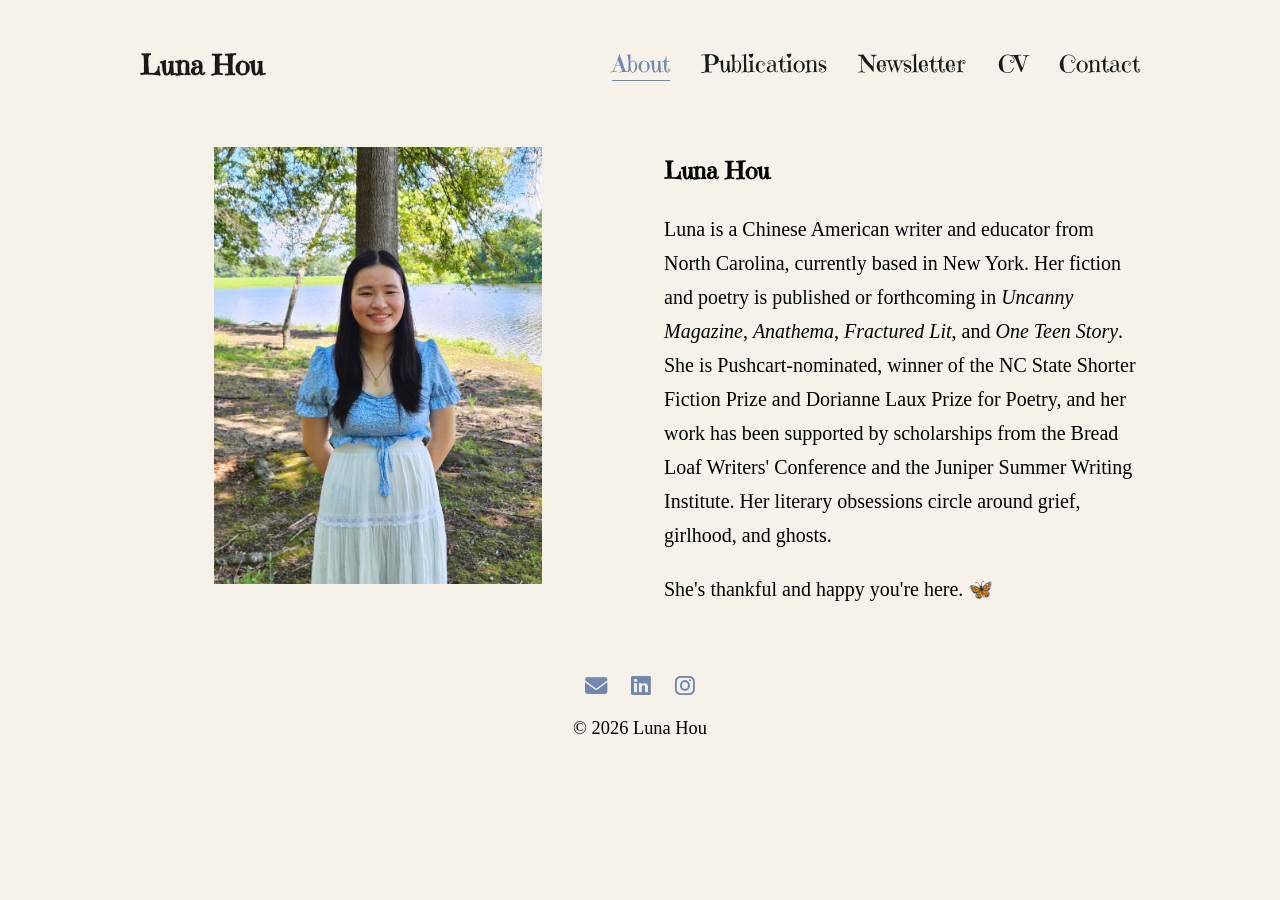
<file: index.html>
<!DOCTYPE html>
<html lang="en">

<head>
    <meta charset="UTF-8">
    <meta name="viewport" content="width=device-width, initial-scale=1.0, shrink-to-fit=no">
    <title>Luna Hou</title>
    <link rel="stylesheet" href="css/style.css">
    
    <link rel="preconnect" href="https://fonts.googleapis.com">
    <link rel="preconnect" href="https://fonts.gstatic.com" crossorigin>
    <link href="https://fonts.googleapis.com/css2?family=Emilys+Candy&display=swap" rel="stylesheet">

    <link rel="stylesheet" href="https://cdnjs.cloudflare.com/ajax/libs/font-awesome/6.5.0/css/all.min.css">
    
    <meta name="google-site-verification" content="Rv6ah9lrm4ijlHNtcjI4LewJ1e9avYNJXg6v-T0CmwY" />
</head>

<body>

    <header class="site-header">
        <nav class="navbar">
            <div class="logo">
                <a href="index.html">Luna Hou</a>
            </div>

            <ul class="nav-links" id="navLinks">
                <li><a href="about.html" class="active">About</a></li>
                <li><a href="publications.html">Publications</a></li>
                <li><a href="https://lunahou.substack.com/about" target="_blank" rel="noopener noreferrer">Newsletter</a></li>
                <li><a href="cv.html">CV</a></li>
                <li><a href="contact.html">Contact</a></li>
            </ul>

            <button class="hamburger" id="hamburger">
                ☰
            </button>
        </nav>
    </header>

    <main>
        <section class="about">
            <div class="about-photo">
                <img src="images/headshot.jpg" alt="Luna Hou">
            </div>

            <div class="about-bio">
                <h1>Luna Hou</h1>
                <p>
                    Luna is a Chinese American writer and educator from North Carolina, 
                    currently based in New York. Her fiction and poetry is published or forthcoming in 
                    <i>Uncanny Magazine</i>, <i>Anathema</i>, <i>Fractured Lit</i>, and <i>One Teen Story</i>. 
                    She is Pushcart-nominated, winner of the NC State Shorter Fiction Prize 
                    and Dorianne Laux Prize for Poetry, and her work has been supported by scholarships 
                    from the Bread Loaf Writers' Conference and the Juniper Summer Writing Institute. 
                    Her literary obsessions circle around grief, girlhood, and ghosts.</p>
                <p>She's thankful and happy you're here. 🦋</p>
            </div>
        </section>
    </main>

    <footer>
        <div class="footer-icons">
            <a href="mailto:yourname@email.com"><i class="fa-solid fa-envelope"></i></a>
            <a href="https://linkedin.com/in/lunahou" target="_blank"><i class="fa-brands fa-linkedin"></i></a>
            <a href="https://instagram.com/lunahou_" target="_blank"><i class="fa-brands fa-instagram"></i></a>
        </div>

        <p> © 2026 Luna Hou </p>
    </footer>

<script>
window.addEventListener("scroll", function () {

    const header = document.querySelector(".site-header");

    if (window.scrollY > 20) {
        header.classList.add("scrolled");
    } else {
        header.classList.remove("scrolled");
    }

});

const hamburger = document.getElementById("hamburger");
const navLinks = document.getElementById("navLinks");

hamburger.addEventListener("click", () => {
    navLinks.classList.toggle("active");
    hamburger.classList.toggle("active");
});

</script>

</body>

</html>
</file>
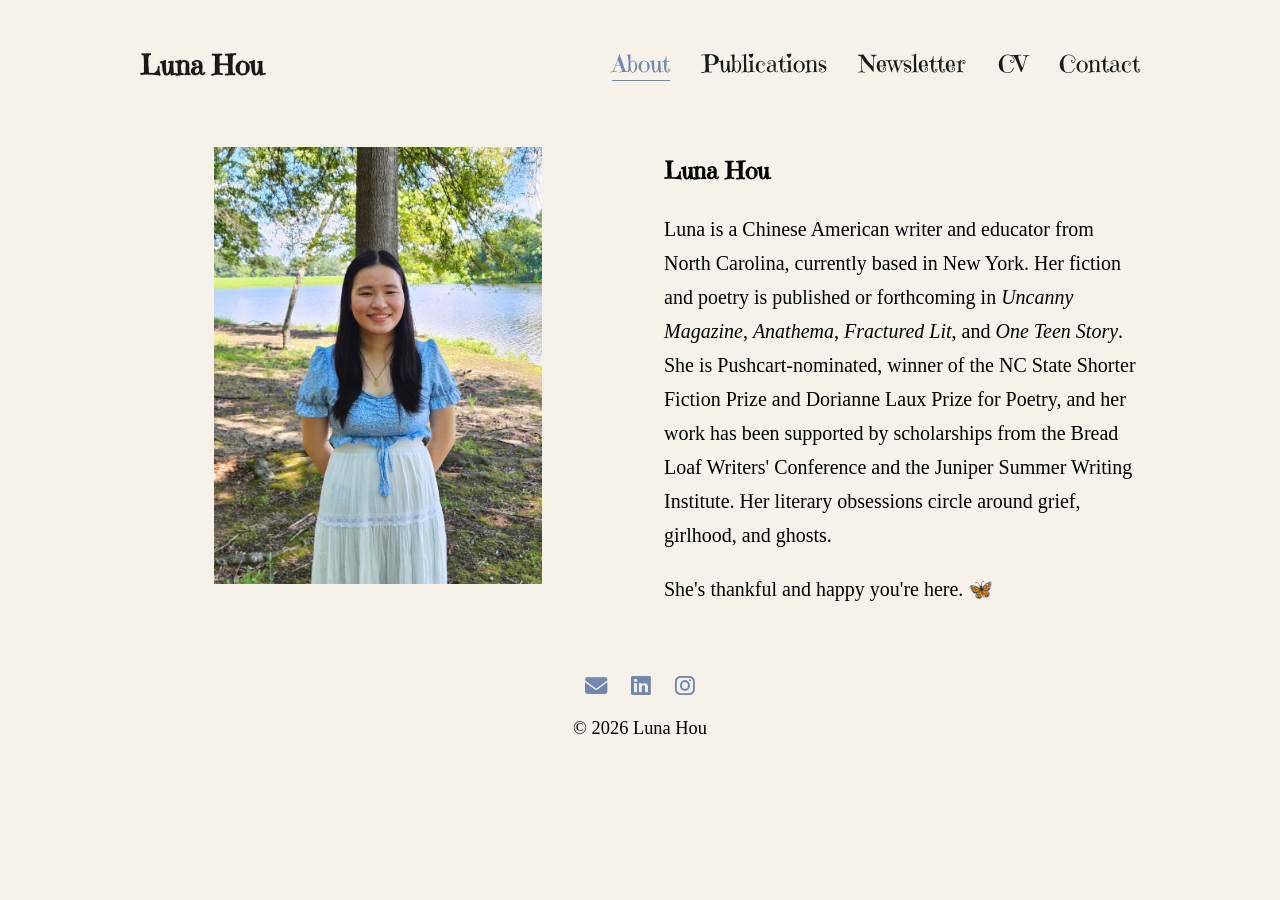
<file: about.html>
<!DOCTYPE html>
<html lang="en">

<head>
    <meta charset="UTF-8">
    <meta name="viewport" content="width=device-width, initial-scale=1.0, shrink-to-fit=no">
    <title>Luna Hou</title>
    <link rel="stylesheet" href="css/style.css">
    
    <link rel="preconnect" href="https://fonts.googleapis.com">
    <link rel="preconnect" href="https://fonts.gstatic.com" crossorigin>
    <link href="https://fonts.googleapis.com/css2?family=Emilys+Candy&display=swap" rel="stylesheet">

    <link rel="stylesheet" href="https://cdnjs.cloudflare.com/ajax/libs/font-awesome/6.5.0/css/all.min.css">
</head>

<body>

    <header class="site-header">
        <nav class="navbar">
            <div class="logo">
                <a href="index.html">Luna Hou</a>
            </div>

            <ul class="nav-links" id="navLinks">
                <li><a href="about.html" class="active">About</a></li>
                <li><a href="publications.html">Publications</a></li>
                <li><a href="https://lunahou.substack.com/about" target="_blank" rel="noopener noreferrer">Newsletter</a></li>
                <li><a href="cv.html">CV</a></li>
                <li><a href="contact.html">Contact</a></li>
            </ul>

            <button class="hamburger" id="hamburger">
                ☰
            </button>
        </nav>
    </header>

    <main>
        <section class="about">
            <div class="about-photo">
                <img src="images/headshot.jpg" alt="Luna Hou">
            </div>

            <div class="about-bio">
                <h1>Luna Hou</h1>
                <p>
                    Luna is a Chinese American writer and educator from North Carolina, 
                    currently based in New York. Her fiction and poetry is published or forthcoming in 
                    <i>Uncanny Magazine</i>, <i>Anathema</i>, <i>Fractured Lit</i>, and <i>One Teen Story</i>. 
                    She is Pushcart-nominated, winner of the NC State Shorter Fiction Prize 
                    and Dorianne Laux Prize for Poetry, and her work has been supported by scholarships 
                    from the Bread Loaf Writers' Conference and the Juniper Summer Writing Institute. 
                    Her literary obsessions circle around grief, girlhood, and ghosts.</p>
                <p>She's thankful and happy you're here. 🦋</p>
            </div>
        </section>
    </main>

    <footer>
        <div class="footer-icons">
            <a href="mailto:yourname@email.com"><i class="fa-solid fa-envelope"></i></a>
            <a href="https://linkedin.com/in/lunahou" target="_blank"><i class="fa-brands fa-linkedin"></i></a>
            <a href="https://instagram.com/lunahou_" target="_blank"><i class="fa-brands fa-instagram"></i></a>
        </div>

        <p> © 2026 Luna Hou </p>
    </footer>

<script>
window.addEventListener("scroll", function () {

    const header = document.querySelector(".site-header");

    if (window.scrollY > 20) {
        header.classList.add("scrolled");
    } else {
        header.classList.remove("scrolled");
    }

});

const hamburger = document.getElementById("hamburger");
const navLinks = document.getElementById("navLinks");

hamburger.addEventListener("click", () => {
    navLinks.classList.toggle("active");
    hamburger.classList.toggle("active");
});

</script>

</body>

</html>
</file>
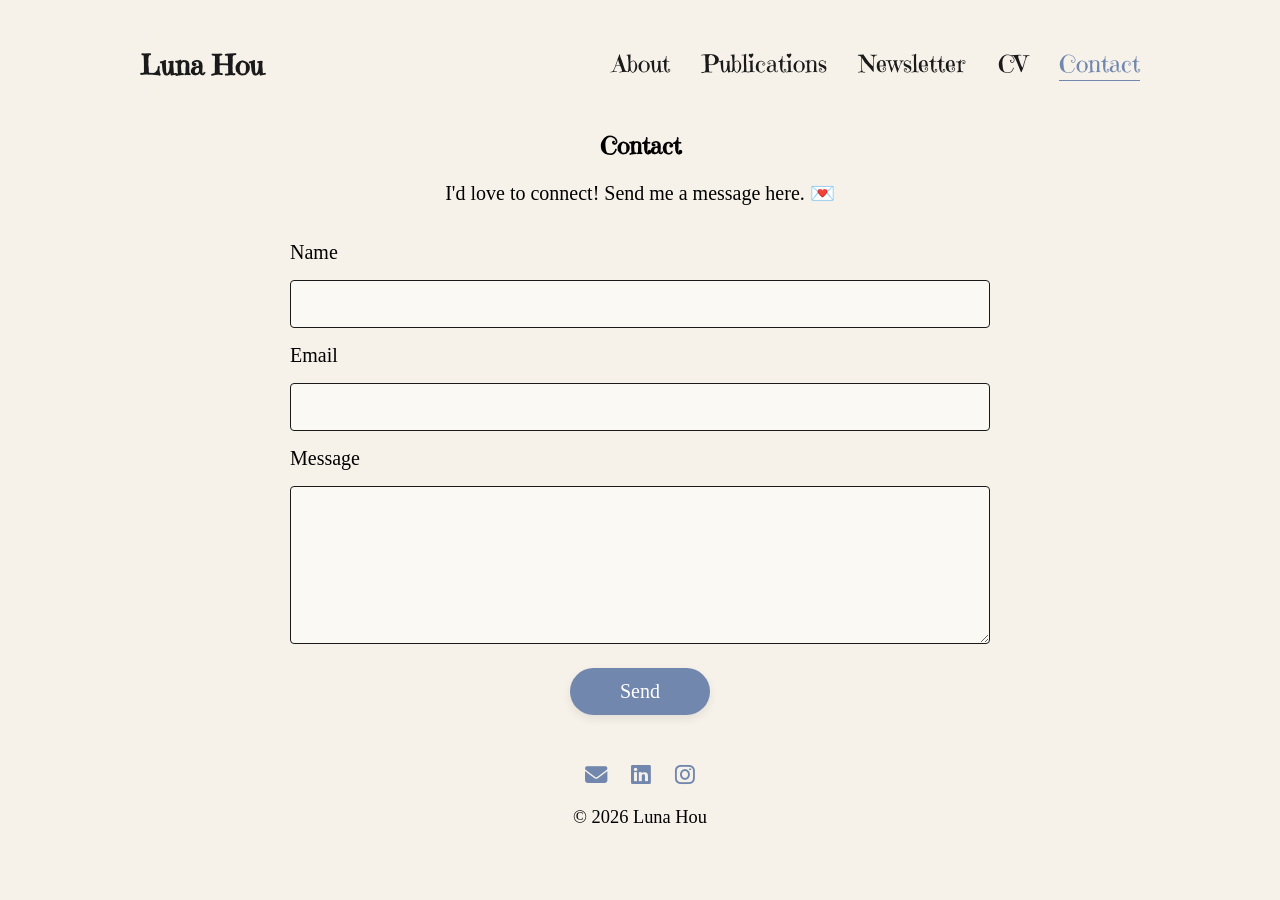
<file: contact.html>
<!DOCTYPE html>
<html lang="en">

<head>
    <meta charset="UTF-8">
    <meta name="viewport" content="width=device-width, initial-scale=1.0, shrink-to-fit=no">
    <title>Luna Hou</title>
    <link rel="stylesheet" href="css/style.css">
    
    <link rel="preconnect" href="https://fonts.googleapis.com">
    <link rel="preconnect" href="https://fonts.gstatic.com" crossorigin>
    <link href="https://fonts.googleapis.com/css2?family=Emilys+Candy&display=swap" rel="stylesheet">

    <link rel="stylesheet" href="https://cdnjs.cloudflare.com/ajax/libs/font-awesome/6.5.0/css/all.min.css">
</head>
    
<body>

    <header class="site-header">
        <nav class="navbar">
            <div class="logo">
                <a href="index.html">Luna Hou</a>
            </div>

            <ul class="nav-links" id="navLinks">
                <li><a href="about.html">About</a></li>
                <li><a href="publications.html">Publications</a></li>
                <li><a href="https://lunahou.substack.com/about" target="_blank" rel="noopener noreferrer">Newsletter</a></li>
                <li><a href="cv.html">CV</a></li>
                <li><a href="contact.html" class="active">Contact</a></li>
            </ul>

            <button class="hamburger" id="hamburger">
                ☰
            </button>
        </nav>
    </header>

    <main>
        <section class="contact">

            <div class="contact-heading">
                <h1>Contact</h1>
                <p>I'd love to connect! Send me a message here. 💌 </p>
            </div>

            <form class="contact-form" action="https://api.web3forms.com/submit" method="POST">

                <input type="hidden" name="access_key" value="f828d97d-b4cd-4cbb-9f65-31640cb6758b">
                
                <label for="name">Name</label>
                <input type="text" id="name" name="name" required>

                <label for="email">Email</label>
                <input type="email" id="email" name="email" required>

                <label for="message">Message</label>
                <textarea id="message" name="message" rows="6" required></textarea>

                <button type="submit" class="contact-button">Send</button>
                
            </form>

        </section>
    </main>

    <footer>
        <div class="footer-icons">
            <a href="mailto:yourname@email.com"><i class="fa-solid fa-envelope"></i></a>
            <a href="https://linkedin.com/in/lunahou" target="_blank"><i class="fa-brands fa-linkedin"></i></a>
            <a href="https://instagram.com/lunahou_" target="_blank"><i class="fa-brands fa-instagram"></i></a>
        </div>

        <p> © 2026 Luna Hou </p>
    </footer>

<script>
window.addEventListener("scroll", function () {

    const header = document.querySelector(".site-header");

    if (window.scrollY > 20) {
        header.classList.add("scrolled");
    } else {
        header.classList.remove("scrolled");
    }

});

const hamburger = document.getElementById("hamburger");
const navLinks = document.getElementById("navLinks");

hamburger.addEventListener("click", () => {
    navLinks.classList.toggle("active");
    hamburger.classList.toggle("active");
});

</script>

</body>

</html>
</file>
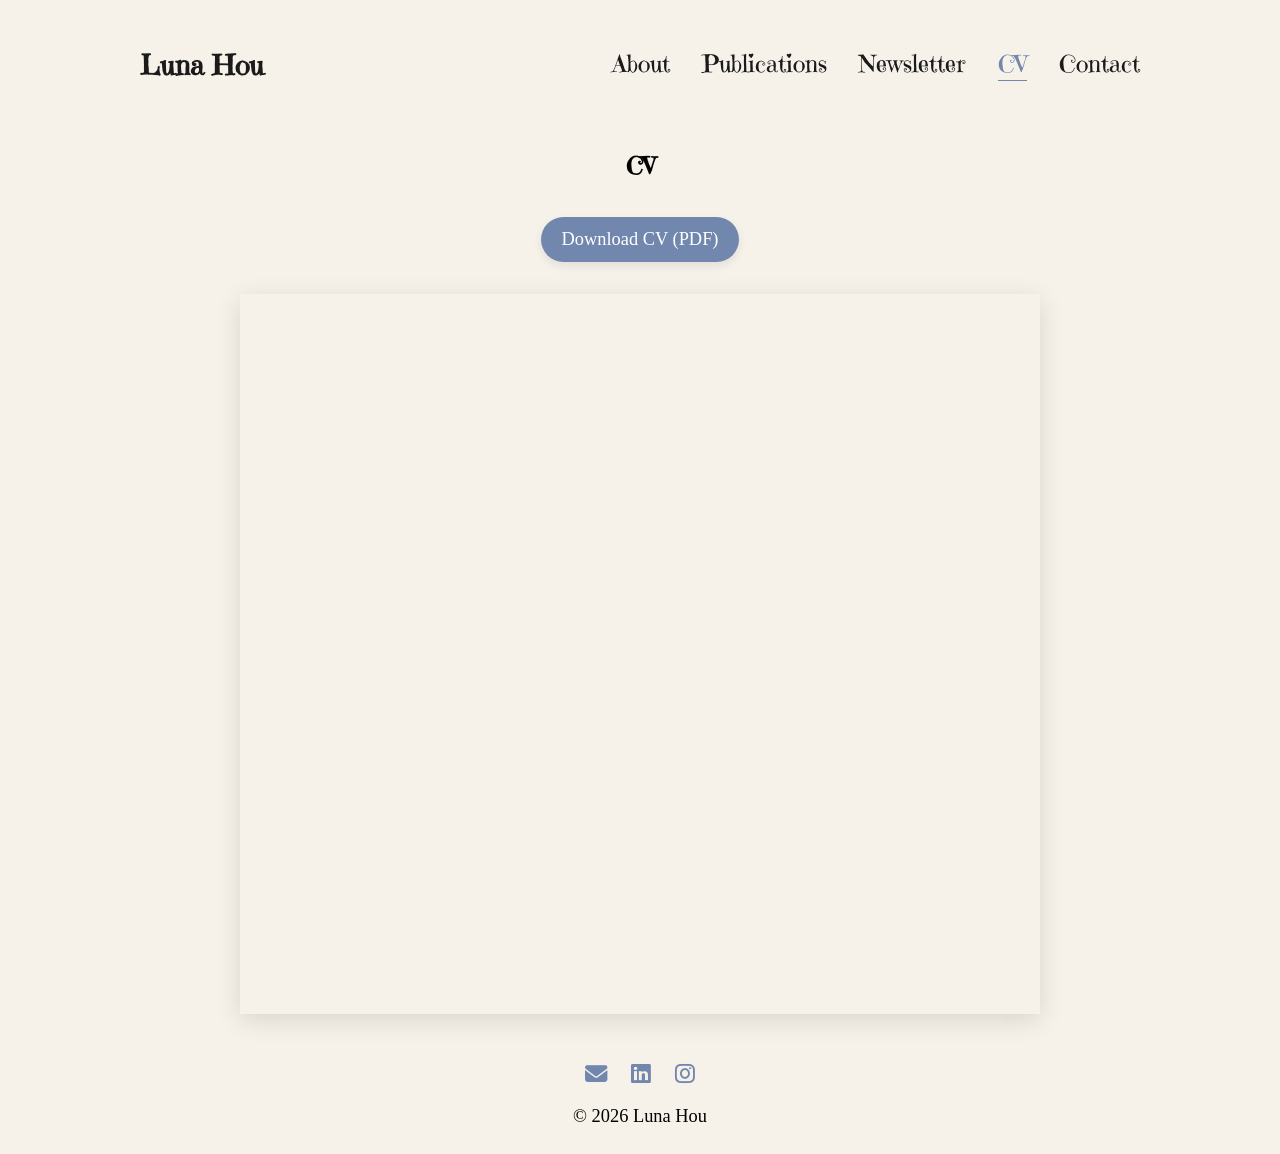
<file: cv.html>
<!DOCTYPE html>
<html lang="en">

<head>
    <meta charset="UTF-8">
    <meta name="viewport" content="width=device-width, initial-scale=1.0, shrink-to-fit=no">
    <title>Luna Hou</title>
    <link rel="stylesheet" href="css/style.css">
    
    <link rel="preconnect" href="https://fonts.googleapis.com">
    <link rel="preconnect" href="https://fonts.gstatic.com" crossorigin>
    <link href="https://fonts.googleapis.com/css2?family=Emilys+Candy&display=swap" rel="stylesheet">

    <link rel="stylesheet" href="https://cdnjs.cloudflare.com/ajax/libs/font-awesome/6.5.0/css/all.min.css">
</head>

<body>

    <header class="site-header">
        <nav class="navbar">
            <div class="logo">
                <a href="index.html">Luna Hou</a>
            </div>

            <ul class="nav-links" id="navLinks">
                <li><a href="about.html">About</a></li>
                <li><a href="publications.html">Publications</a></li>
                <li><a href="https://lunahou.substack.com/about" target="_blank" rel="noopener noreferrer">Newsletter</a></li>
                <li><a href="cv.html" class="active">CV</a></li>
                <li><a href="contact.html">Contact</a></li>
            </ul>

            <button class="hamburger" id="hamburger">
                ☰
            </button>
        </nav>
    </header>

    <main>
        <section class="cv">
            <h1>CV</h1>
            <a href="Luna Hou CV September 2026.pdf" class="cv-button" target="_blank">Download CV (PDF)</a>
            <iframe src="Luna Hou CV September 2026.pdf"></iframe>
        </section>
    </main>

    <footer>
        <div class="footer-icons">
            <a href="mailto:yourname@email.com"><i class="fa-solid fa-envelope"></i></a>
            <a href="https://linkedin.com/in/lunahou" target="_blank"><i class="fa-brands fa-linkedin"></i></a>
            <a href="https://instagram.com/lunahou_" target="_blank"><i class="fa-brands fa-instagram"></i></a>
        </div>

        <p> © 2026 Luna Hou </p>
    </footer>

<script>
window.addEventListener("scroll", function () {

    const header = document.querySelector(".site-header");

    if (window.scrollY > 20) {
        header.classList.add("scrolled");
    } else {
        header.classList.remove("scrolled");
    }

});

const hamburger = document.getElementById("hamburger");
const navLinks = document.getElementById("navLinks");

hamburger.addEventListener("click", () => {
    navLinks.classList.toggle("active");
    hamburger.classList.toggle("active");
});

</script>

</body>

</html>
</file>
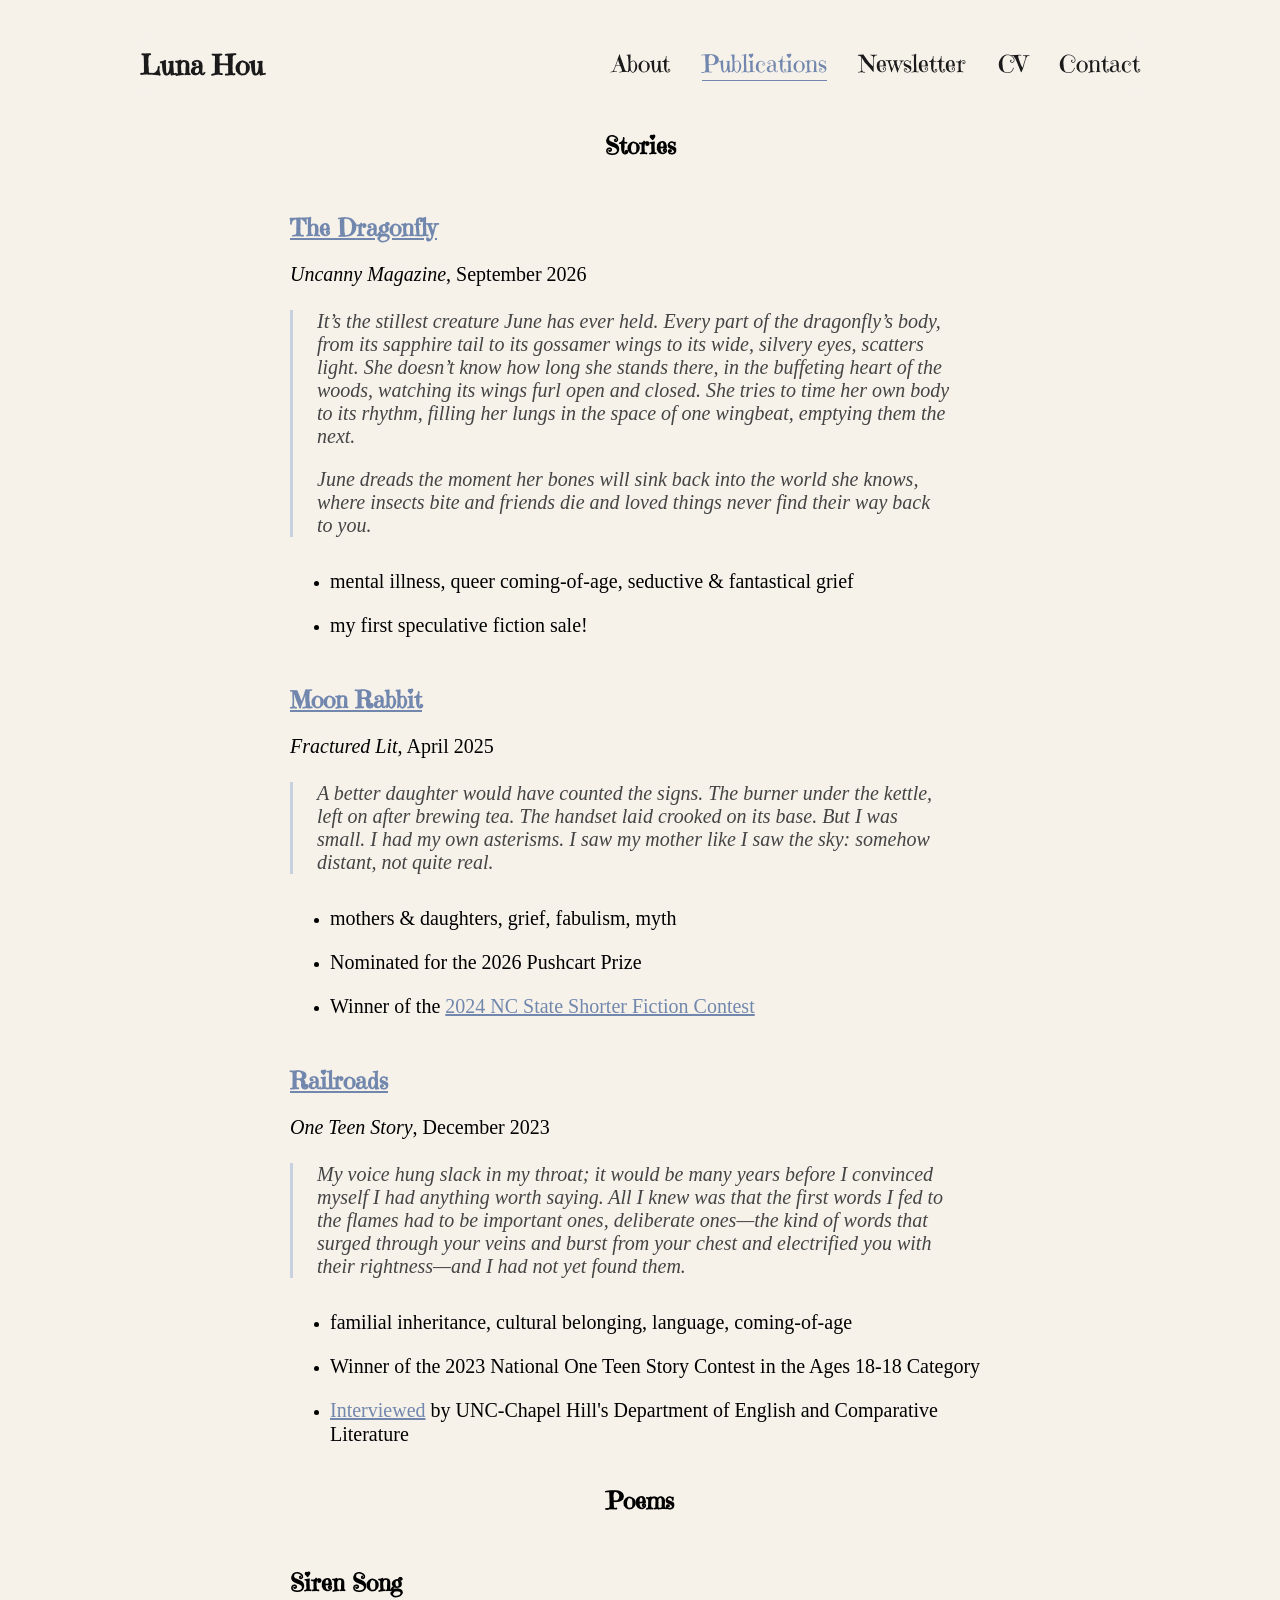
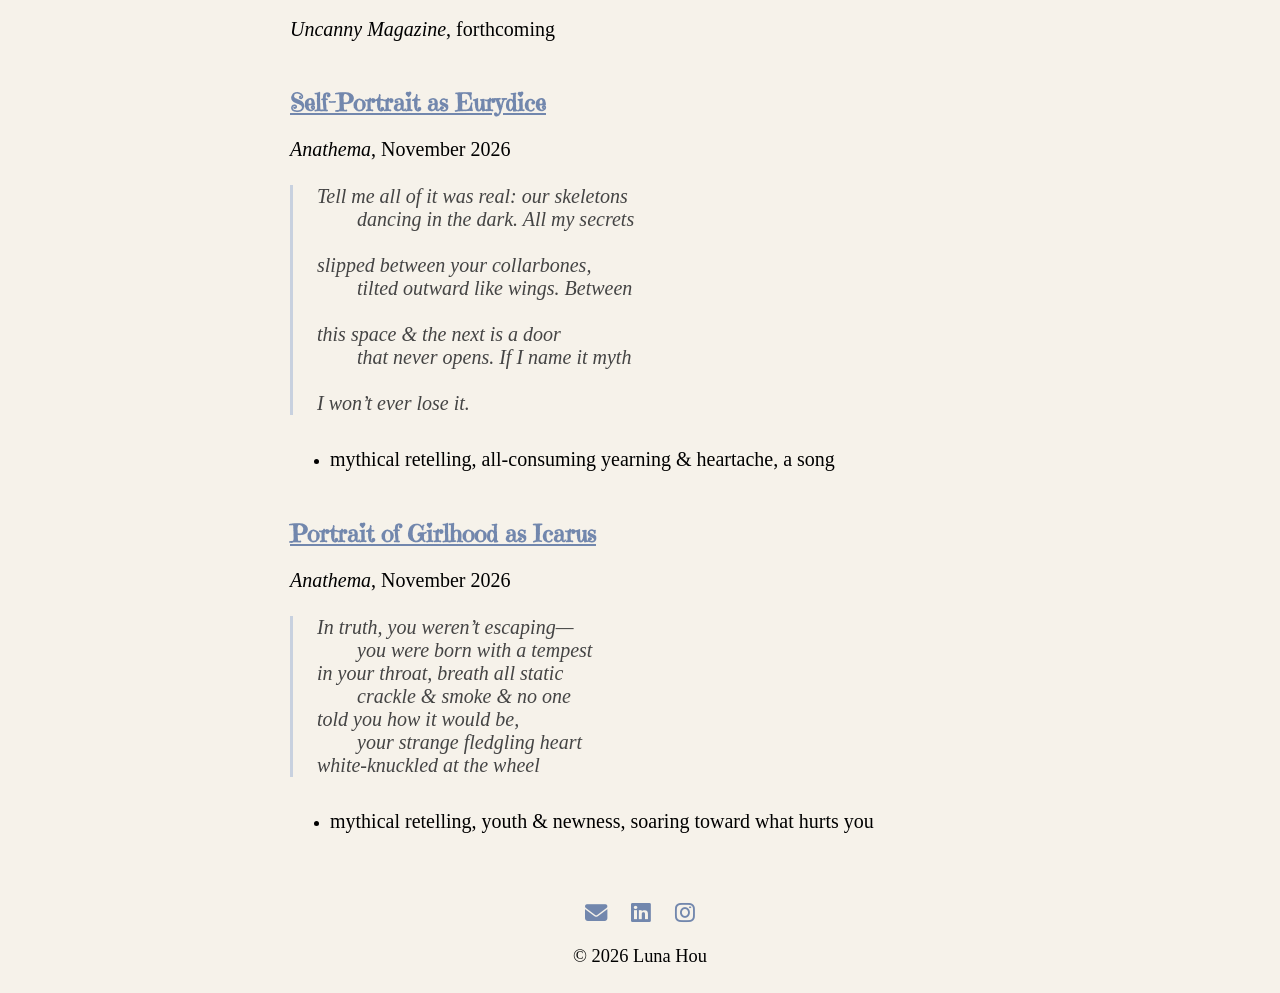
<file: publications.html>
<!DOCTYPE html>
<html lang="en">

<head>
    <meta charset="UTF-8">
    <meta name="viewport" content="width=device-width, initial-scale=1.0, shrink-to-fit=no">
    <title>Luna Hou</title>
    <link rel="stylesheet" href="css/style.css">
    
    <link rel="preconnect" href="https://fonts.googleapis.com">
    <link rel="preconnect" href="https://fonts.gstatic.com" crossorigin>
    <link href="https://fonts.googleapis.com/css2?family=Emilys+Candy&display=swap" rel="stylesheet">

    <link rel="stylesheet" href="https://cdnjs.cloudflare.com/ajax/libs/font-awesome/6.5.0/css/all.min.css">
</head>
</head>

<body>

    <header class="site-header">
        <nav class="navbar">
            <div class="logo">
                <a href="index.html">Luna Hou</a>
            </div>
            
            <ul class="nav-links" id="navLinks">
                <li><a href="about.html">About</a></li>
                <li><a href="publications.html" class="active">Publications</a></li>
                <li><a href="https://lunahou.substack.com/about" target="_blank" rel="noopener noreferrer">Newsletter</a></li>
                <li><a href="cv.html">CV</a></li>
                <li><a href="contact.html">Contact</a></li>
            </ul>

            <button class="hamburger" id="hamburger">
                ☰
            </button>
        </nav>
    </header>

    <main>
        <section class="publications">
            <h1>Stories</h1>

            <div class="pub-list">
                <div class="pub-item">
                    <a href="https://www.uncannymagazine.com/article/the-dragonfly/" target="_blank" rel="noopener noreferrer"><h2>The Dragonfly</h2></a>
                    <p><i>Uncanny Magazine</i>, September 2026</p>
                        <blockquote>
                        <p>It’s the stillest creature June has ever held. Every part of the dragonfly’s body, 
                        from its sapphire tail to its gossamer wings to its wide, silvery eyes, scatters light. 
                        She doesn’t know how long she stands there, in the buffeting heart of the woods, 
                        watching its wings furl open and closed. She tries to time her own body to its rhythm, 
                        filling her lungs in the space of one wingbeat, emptying them the next.</p>
                        <p>June dreads the moment her bones will sink back into the world she knows, 
                        where insects bite and friends die and loved things never find their way back to you.</p>
                        </blockquote>
                    <ul class="pub-details">
                        <li><p>mental illness, queer coming-of-age, seductive & fantastical grief</p></li>
                        <li><p>my first speculative fiction sale!</p></li>
                    </ul>
                </div>

                <div class="pub-item">
                    <a href="https://fracturedlit.com/moon-rabbit/" target="_blank" rel="noopener noreferrer"><h2>Moon Rabbit</h2></a>
                    <p><i>Fractured Lit</i>, April 2025</p>
                        <blockquote>
                        A better daughter would have counted the signs. 
                        The burner under the kettle, left on after brewing tea. 
                        The handset laid crooked on its base. 
                        But I was small. I had my own asterisms. 
                        I saw my mother like I saw the sky: somehow distant, not quite real.
                        </blockquote>
                    <ul class="pub-details">
                        <li><p>mothers & daughters, grief, fabulism, myth</p></li>
                        <li><p>Nominated for the 2026 Pushcart Prize</p></li>
                        <li><p>Winner of the <a href="https://english.chass.ncsu.edu/research-and-engagement/creative-writing/fiction-contest/">2024 NC State Shorter Fiction Contest</a></p></li>
                    </ul>
                </div>

                <div class="pub-item">
                    <a href="https://one-story.com/product/railroads/" target="_blank" rel="noopener noreferrer"><h2>Railroads</h2></a>
                    <p><i>One Teen Story</i>, December 2023</p>
                        <blockquote>
                        My voice hung slack in my throat; it would be many years 
                        before I convinced myself I had anything worth saying. 
                        All I knew was that the first words I fed to the flames 
                        had to be important ones, deliberate ones—the kind of words 
                        that surged through your veins and burst from your chest 
                        and electrified you with their rightness—and I had not yet found them.
                        </blockquote>
                    <ul class="pub-details">
                        <li><p>familial inheritance, cultural belonging, language, coming-of-age</p></li>
                        <li><p>Winner of the 2023 National One Teen Story Contest in the Ages 18-18 Category</p></li>
                        <li><p><a href="https://englishcomplit.unc.edu/2023/11/student-spotlight-luna-hou/">Interviewed</a> by UNC-Chapel Hill's Department of English and Comparative Literature</p></li>
                    </ul>
                </div>
            </div>

            <h1>Poems</h1>

            <div class="pub-list">
                <div class="pub-item">
                    <h2>Siren Song</h2>
                    <p><i>Uncanny Magazine</i>, forthcoming</p>
                </div>

                <div class="pub-item">
                    <a href="https://www.anathemamag.com/self-portrait-as-eurydice" target="_blank" rel="noopener noreferrer"><h2>Self-Portrait as Eurydice</h2></a>
                    <p><i>Anathema</i>, November 2026</p>
                        <blockquote>
                        Tell me all of it was real: our skeletons<br>
                        <span class="indent">dancing in the dark. All my secrets<br><br>
                        slipped between your collarbones,<br>
                        <span class="indent">tilted outward like wings. Between<br><br>
                        this space & the next is a door<br>
                        <span class="indent">that never opens. If I name it myth<br><br>
                        I won’t ever lose it.
                        </blockquote>
                    <ul class="pub-details">
                        <li><p>mythical retelling, all-consuming yearning & heartache, a song</p></li>
                    </ul>
                </div>

                <div class="pub-item">
                    <a href="https://www.anathemamag.com/portrait-of-girlhood-as-icarus" target="_blank" rel="noopener noreferrer"><h2>Portrait of Girlhood as Icarus</h2></a>
                    <p><i>Anathema</i>, November 2026</p>
                        <blockquote>
                        In truth, you weren’t escaping—<br>
                        <span class="indent">you were born with a tempest<br>
                        in your throat, breath all static<br>
                        <span class="indent">crackle & smoke & no one<br>
                        told you how it would be,<br>
                        <span class="indent">your strange fledgling heart<br>
                        white-knuckled at the wheel<br>
                        </blockquote>
                    <ul class="pub-details">
                        <li><p>mythical retelling, youth & newness, soaring toward what hurts you</p></li>
                    </ul>
                </div>
                
            </div>
        </section>
    </main>

    <footer>
        <div class="footer-icons">
            <a href="mailto:yourname@email.com"><i class="fa-solid fa-envelope"></i></a>
            <a href="https://linkedin.com/in/lunahou" target="_blank"><i class="fa-brands fa-linkedin"></i></a>
            <a href="https://instagram.com/lunahou_" target="_blank"><i class="fa-brands fa-instagram"></i></a>
        </div>

        <p> © 2026 Luna Hou </p>
    </footer>

<script>
window.addEventListener("scroll", function () {

    const header = document.querySelector(".site-header");

    if (window.scrollY > 20) {
        header.classList.add("scrolled");
    } else {
        header.classList.remove("scrolled");
    }

});

const hamburger = document.getElementById("hamburger");
const navLinks = document.getElementById("navLinks");

hamburger.addEventListener("click", () => {
    navLinks.classList.toggle("active");
    hamburger.classList.toggle("active");
});

</script>

</body>

</html>
</file>
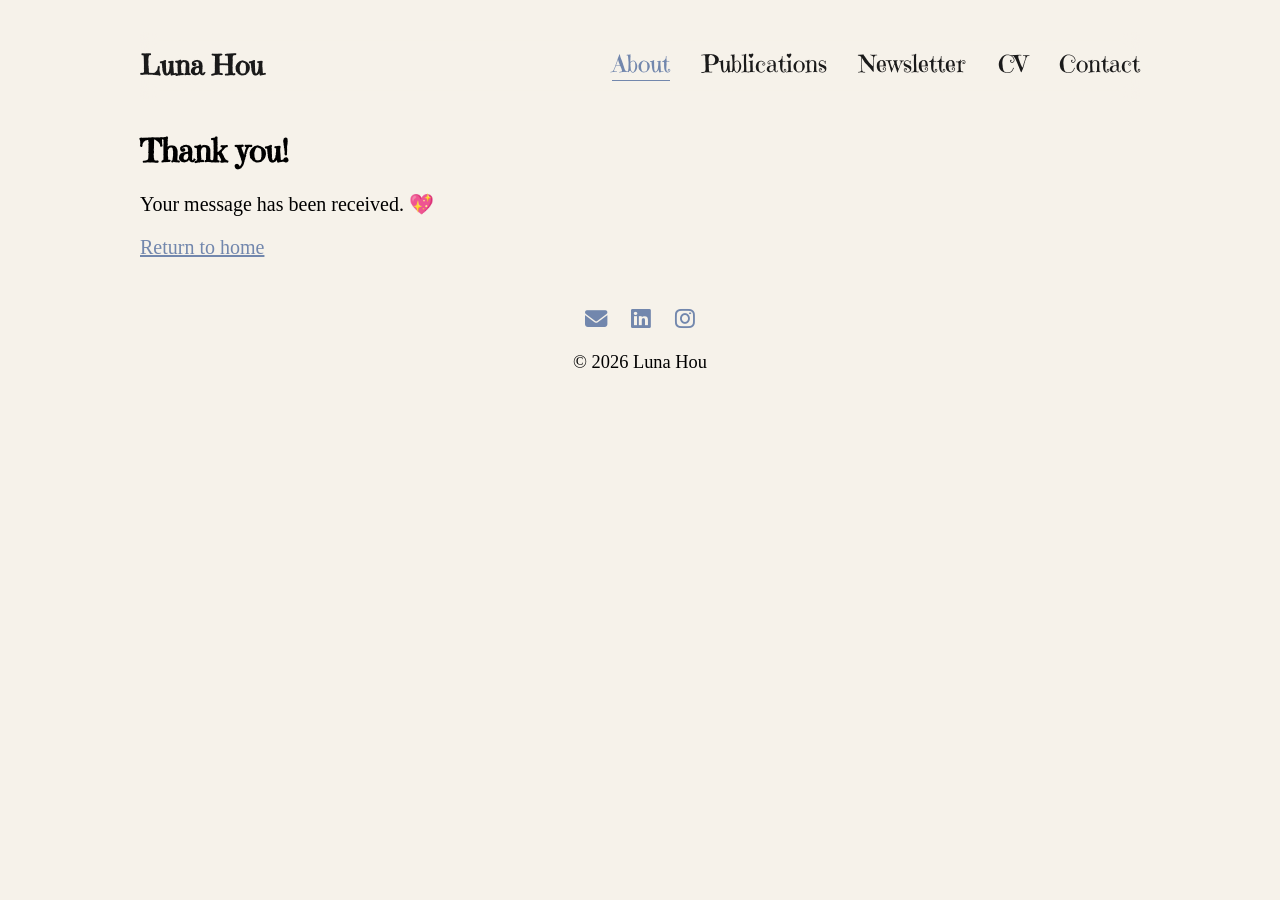
<file: thank-you.html>
<!DOCTYPE html>
<html lang="en">

<head>
    <meta charset="UTF-8">
    <meta name="viewport" content="width=device-width, initial-scale=1.0, shrink-to-fit=no">
    <title>Thank you</title>
    <link rel="stylesheet" href="css/style.css">
    
    <link rel="preconnect" href="https://fonts.googleapis.com">
    <link rel="preconnect" href="https://fonts.gstatic.com" crossorigin>
    <link href="https://fonts.googleapis.com/css2?family=Emilys+Candy&display=swap" rel="stylesheet">

    <link rel="stylesheet" href="https://cdnjs.cloudflare.com/ajax/libs/font-awesome/6.5.0/css/all.min.css">
</head>
</head>

<body>
    
    <header class="site-header">
        <nav class="navbar">

            <div class="logo">
                <a href="index.html">Luna Hou</a>
            </div>

            <ul class="nav-links">
                <li><a href="about.html" class="active">About</a></li>
                <li><a href="publications.html">Publications</a></li>
                <li><a href="https://lunahou.substack.com/about" target="_blank" rel="noopener noreferrer">Newsletter</a></li>
                <li><a href="cv.html">CV</a></li>
                <li><a href="contact.html">Contact</a></li>
            </ul>

        </nav>
    </header>

    <main>
        <h1>Thank you!</h1>
        <p>Your message has been received. 💖</p>
        <a href="index.html"><p>Return to home</p></a>
    </main>
    
    <footer>
        <div class="footer-icons">
            <a href="mailto:yourname@email.com"><i class="fa-solid fa-envelope"></i></a>
            <a href="https://linkedin.com/in/lunahou" target="_blank"><i class="fa-brands fa-linkedin"></i></a>
            <a href="https://instagram.com/lunahou_" target="_blank"><i class="fa-brands fa-instagram"></i></a>
        </div>

        <p> © 2026 Luna Hou </p>
    </footer>

<script>
window.addEventListener("scroll", function () {

    const header = document.querySelector(".site-header");

    if (window.scrollY > 20) {
        header.classList.add("scrolled");
    } else {
        header.classList.remove("scrolled");
    }

});

const hamburger = document.getElementById("hamburger");
const navLinks = document.getElementById("navLinks");

hamburger.addEventListener("click", () => {
    navLinks.classList.toggle("active");
    hamburger.classList.toggle("active");
});

</script>

</body>
    
</html>
</file>
<file: css/style.css>
body {
    margin: 0;
    padding: 0;
    font-family: Garamond, serif;
    max-width: 1000px;
    margin-left: auto;
    margin-right: auto;
    padding-top: 2rem;
    padding-left: 2rem;
    padding-right: 2rem;
    padding-bottom: 0.5rem;
    background-color: #f6f2ea;
}

h1, h2 {
    font-family: "Emilys Candy", serif;
}

p {
    font-size: 1.25rem;
}

a {
    color: #7287ad;
}

.emilys-candy-regular {
  font-family: "Emilys Candy", serif;
  font-weight: 400;
  font-style: normal;
}

.indent {
      margin-left: 2em;
}

/* NAVIGATION BAR */

.navbar {
    display: flex;
    justify-content: space-between;
    align-items: center;
}

.logo a {
    font-family: "Emilys Candy", serif;
    text-decoration: none;
    color: #1a1a1a;
    font-size: 1.75rem;
    font-weight: bold;
    transition: color 0.2s ease;
}

.logo a:hover, .logo a:focus {
    color: #c8d1df;
    transform: translateY(-1px);
}

.nav-links {
    display: flex;
    gap: 2rem;
    list-style: none;
    margin: 0;
    padding: 0;
}

.nav-links a {
    font-family: "Emilys Candy", serif;
    text-decoration: none;
    color: #1a1a1a;
    font-size: 1.5rem;
    position: relative;
    transition: color 0.2s ease;
}

.hamburger {
    display: none;
    font-size: 1.75rem;
    background: none;
    border: none;
    cursor: pointer;
}

    /* NAVBAR ANIMATION */

        .nav-links a:hover {
            color: #7287ad;
        }

        .nav-links a::after {
            content: "";
            position: absolute;
            left: 0;
            bottom: -2px;

            width: 100%;
            height: 1.5px;
            background-color: #7287ad;

            transform: scaleX(0);
            transform-origin: left;
            transition: transform 0.25s ease;
        }

        .nav-links a:hover::after {
            transform: scaleX(1);
        }

        .nav-links a.active::after {
        transform: scaleX(1);
        }

        .nav-links a.active {
            color: #7287ad;
        }

        /* MORE NAVBAR SETTINGS*/

        .site-header {
            position: sticky;
            top: 0;
            z-index: 10;
            margin-bottom: 2rem;
            padding: 1rem 0;

            background-color: rgba(246, 242, 234, 0.65);

            backdrop-filter: blur(8px);

            transition:
                background-color 0.3s ease,
                box-shadow 0.3s ease,
                padding 0.3s ease;
        }

        .site-header.scrolled {
            box-shadow: 0 2px 12px rgba(0, 0, 0, 0.05);
        }

/* FOOTER */

footer {
    margin-top: 3rem;
    text-align: center;
}

footer p {
    font-size: 1.15rem;
}

.footer-icons {
    display: flex;
    justify-content: center;
    gap: 1.5rem;
    font-size: 1.4rem;
}

.footer-icons a {
    color: #7287ad;
    transition: color 0.2s ease;
}

.footer-icons a:hover {
    color: #c8d1df;
}

/* ABOUT */

.about {
    display: flex;
    gap: 3rem;
    align-items: flex-start;
    max-width: 1000px;
    margin: 0 auto;
    line-height: 1.7;
}

.about-photo img {
    width: 20.5rem;
    height: auto;
    display: block;
}

.about-photo {
    flex: 1;
    display: flex;
    justify-content: center;
    padding-top: 1rem;
}

.about-bio {
    flex: 1;
}

/* PUBLICATIONS */

.publications {
    max-width: 700px;
    margin: 0 auto;
}

.publications h1 {
    text-align: center;
}

.pub-list {
    margin-top: 2rem;
    display: flex;
    flex-direction: column;
    gap: 0.5rem;
}

.pub-details li {
    line-height: 1.5rem;
}

blockquote {
    font-size: 1.25rem;
    border-left: 3px solid #c8d1df;
    padding-left: 1.5rem;
    margin-left: 0;
    margin-top: 1.5rem;
    margin-bottom: 2rem;
    font-style: italic;
    color: #444;
}

li {
    line-height: 0.5rem;
}

/* CONTACT */

.contact {
    max-width: 700px;
    margin: 0 auto;
}

.contact-heading {
    text-align: center;
    margin-bottom: 2.25rem;
}

.contact-form {
    display: flex;
    flex-direction: column;
    gap: 1rem;
    margin-top: 2.25rem;
}

label {
    font-family: "Garamond", serif;
    font-size: 1.25rem;
}

input, textarea {
    font-family: "Garamond", serif;
    font-size: 1.2rem;

    padding: 0.75rem;

    border: 1px solid #1a1a1a;
    border-radius: 4px;

    background-color: #fbf9f3;

    transition: border-color 0.2s ease, box-shadow 0.2s ease;
}

input:focus, textarea:focus {
    outline: none;

    border-color: rgba(0, 0, 0, 0.35);
    box-shadow: 0 0 0 3px rgba(0, 0, 0, 0.05);
}

.contact-button {
    width: fit-content;
    margin: auto;
    font-family: "Garamond", serif;
    font-size: 1.25rem;
    cursor: pointer;
    background-color: #7287ad;
    color: white;
    border-radius: 2rem;
    border: none;
    padding: 0.75rem 3.15rem;
    margin-top: 0.5rem;
    box-shadow: 0 4px 10px rgba(0, 0, 0, 0.08);
    transition: background-color 0.2s ease;
}

.contact-button:hover, .contact-button:focus {
    background-color: #c8d1df;
}

/* CV */

.cv {
    display: flex;
    flex-direction: column;
    align-items: center;
    gap: 2rem;
    margin-left: 10%;
    margin-right: 10%;
}

.cv-button {
    padding: 0.75rem 1.25rem;
    background-color: #7287ad;
    color: white;
    border-radius: 2rem;
    text-decoration: none;
    font-size: 1.15rem;
    margin-top: -1rem;
    box-shadow: 0 4px 10px rgba(0, 0, 0, 0.08);
    transition: background-color 0.2s ease;
}

.cv-button:hover {
    background-color: #c8d1df;
}

iframe {
    width: 100%;
    height: 80vh;
    border: none;
    box-shadow: 0 6px 24px rgba(0, 0, 0, 0.12)
}

/* MEDIA QUERY */
@media (max-width: 768px) {

    .hamburger {
        display: block;
    }

    .nav-links {
        /* positioning */
        position: absolute;
        top: 85%;
        right: 0;

        /* display */
        display: flex;
        flex-direction: column;
        background-color: rgba(246, 242, 234, 0.95);
        backdrop-filter: blur(10px);
        box-shadow: 0 10px 25px rgba(0,0,0,0.1);
        border-radius: 10px;
        padding: 1rem;
        gap: 2rem;

        /* transition */
        opacity: 0;
        transform: translateY(-10px);
        pointer-events: none;
        transition: opacity 0.3s ease, transform 0.3s ease;
    }

    .nav-links.active {
        opacity: 1;
        transform: translateY(0);
        pointer-events: auto;
    }

    .about {
        flex-direction: column;
        align-items: center;
    }

    .about-photo img {
        width: 100%;
        max-width: 300px;
    }

    .hamburger {
        display: block;
        color: #1a1a1a;
    }

    .hamburger:hover,
    .hamburger.active {
        color: #7287ad;
    }

}
</file>
